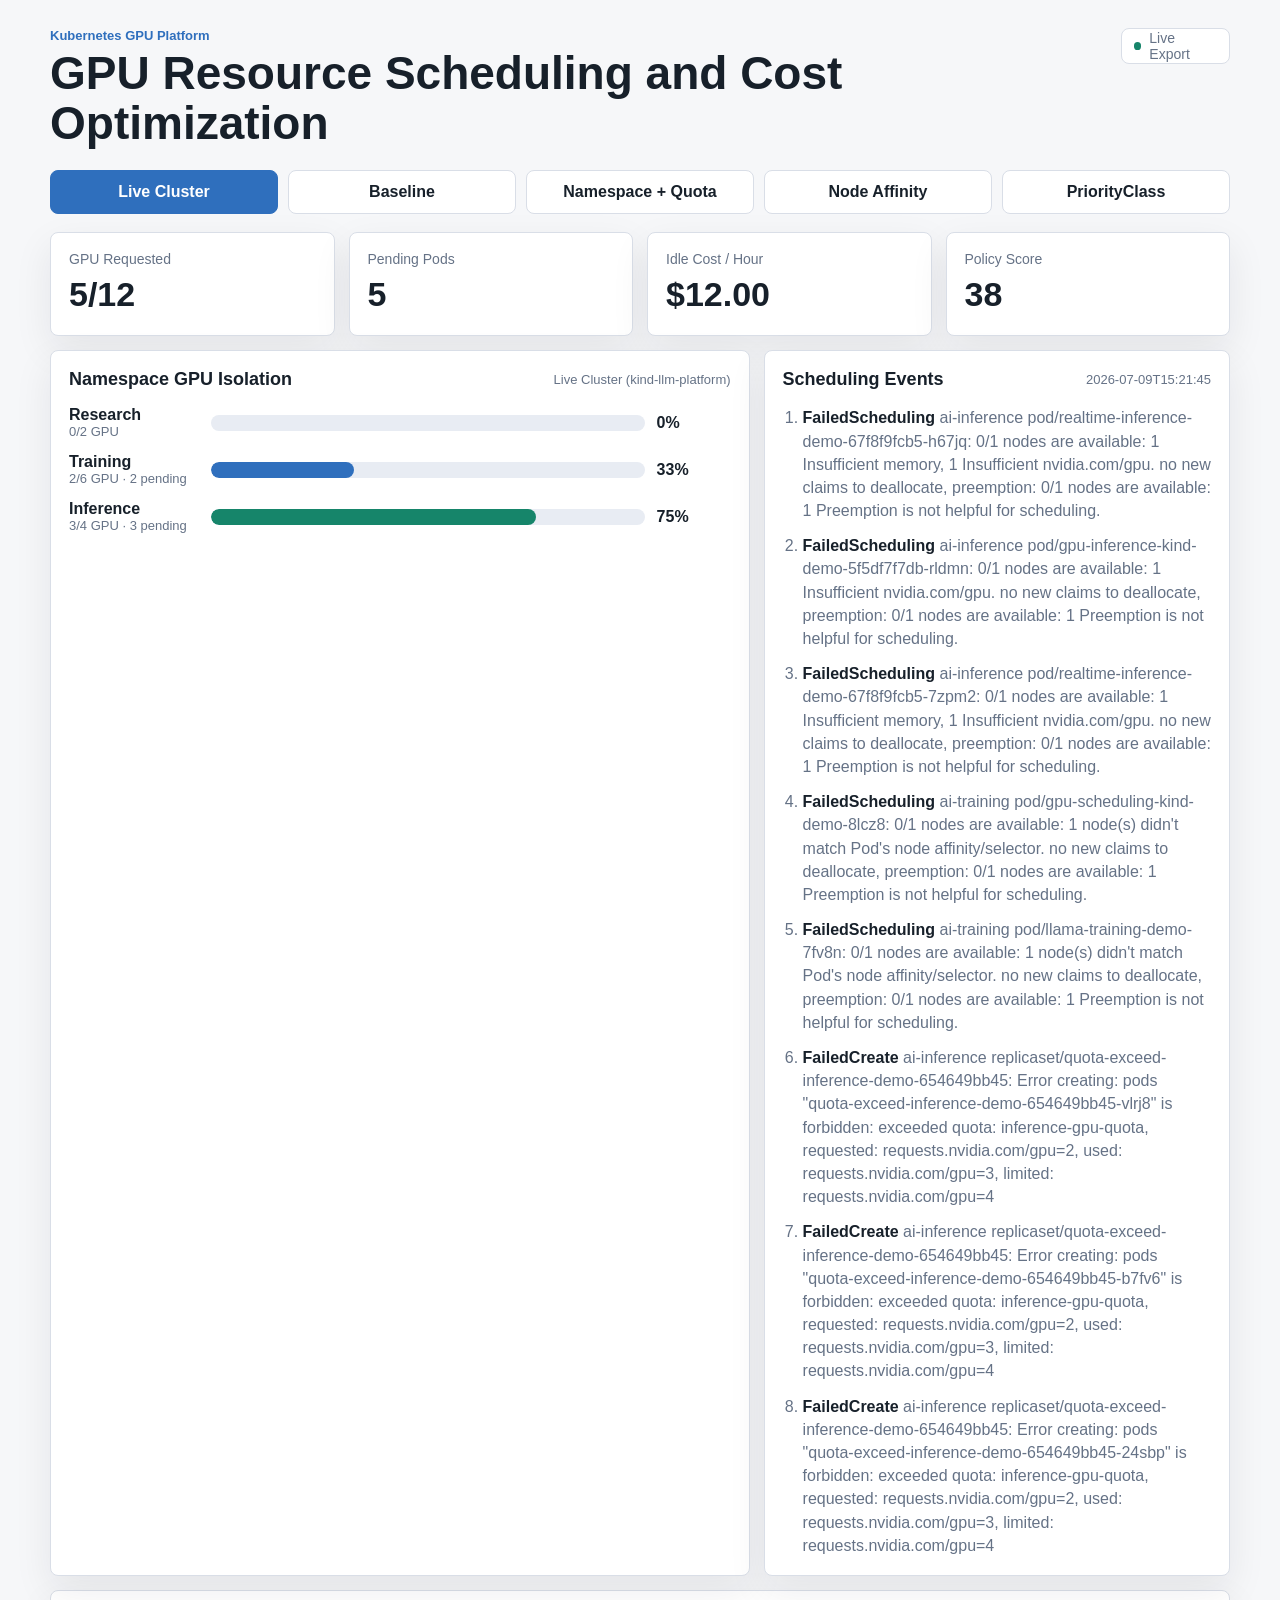
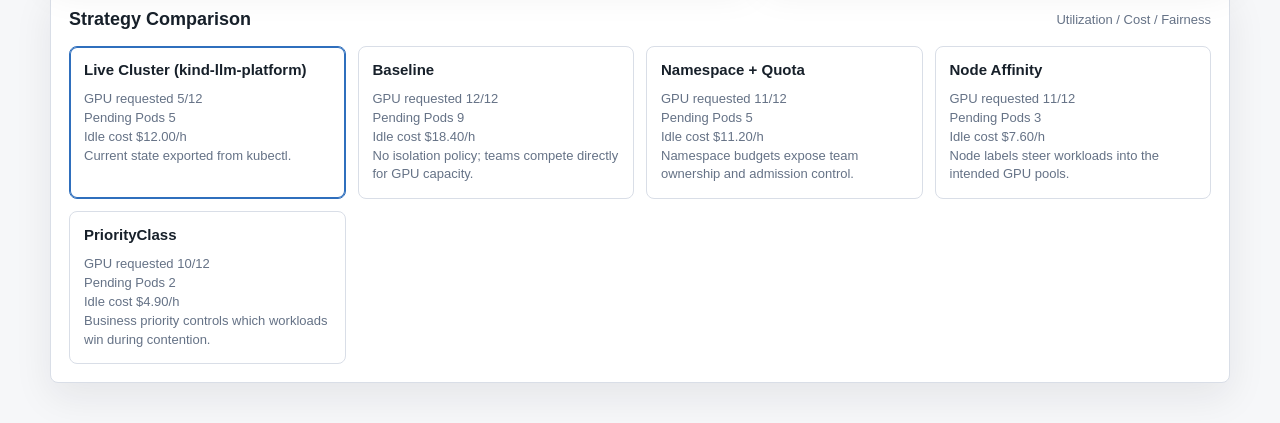
<file: web/index.html>
<!doctype html>
<html lang="en">
  <head>
    <meta charset="utf-8">
    <meta name="viewport" content="width=device-width, initial-scale=1">
    <title>GPU Resource Scheduling and Cost Optimization</title>
    <link rel="stylesheet" href="./styles.css">
  </head>
  <body>
    <main class="shell">
      <header class="topbar">
        <div>
          <p class="eyebrow">Kubernetes GPU Platform</p>
          <h1>GPU Resource Scheduling and Cost Optimization</h1>
        </div>
        <div class="status">
          <span class="dot"></span>
          <span id="dataSource">Mock Metrics</span>
        </div>
      </header>

      <section class="controls" aria-label="strategy controls">
        <button class="strategy active" data-strategy="cluster">Live Cluster</button>
        <button class="strategy" data-strategy="baseline">Baseline</button>
        <button class="strategy" data-strategy="quota">Namespace + Quota</button>
        <button class="strategy" data-strategy="affinity">Node Affinity</button>
        <button class="strategy" data-strategy="priority">PriorityClass</button>
      </section>

      <section class="metrics" aria-label="summary metrics">
        <article>
          <span>GPU Requested</span>
          <strong id="utilization">0/0</strong>
        </article>
        <article>
          <span>Pending Pods</span>
          <strong id="pending">0</strong>
        </article>
        <article>
          <span>Idle Cost / Hour</span>
          <strong id="idleCost">$0.00</strong>
        </article>
        <article>
          <span>Policy Score</span>
          <strong id="score">0</strong>
        </article>
      </section>

      <section class="layout">
        <div class="panel">
          <div class="panel-head">
            <h2>Namespace GPU Isolation</h2>
            <span id="strategyLabel">Live Cluster</span>
          </div>
          <div id="teamRows" class="team-rows"></div>
        </div>

        <div class="panel">
          <div class="panel-head">
            <h2>Scheduling Events</h2>
            <span id="eventWindow">Recent</span>
          </div>
          <ol id="events" class="events"></ol>
        </div>
      </section>

      <section class="panel">
        <div class="panel-head">
          <h2>Strategy Comparison</h2>
          <span>Utilization / Cost / Fairness</span>
        </div>
        <div id="comparison" class="comparison"></div>
      </section>
    </main>

    <script src="./data/cluster-status.js"></script>
    <script src="./app.js"></script>
  </body>
</html>
</file>
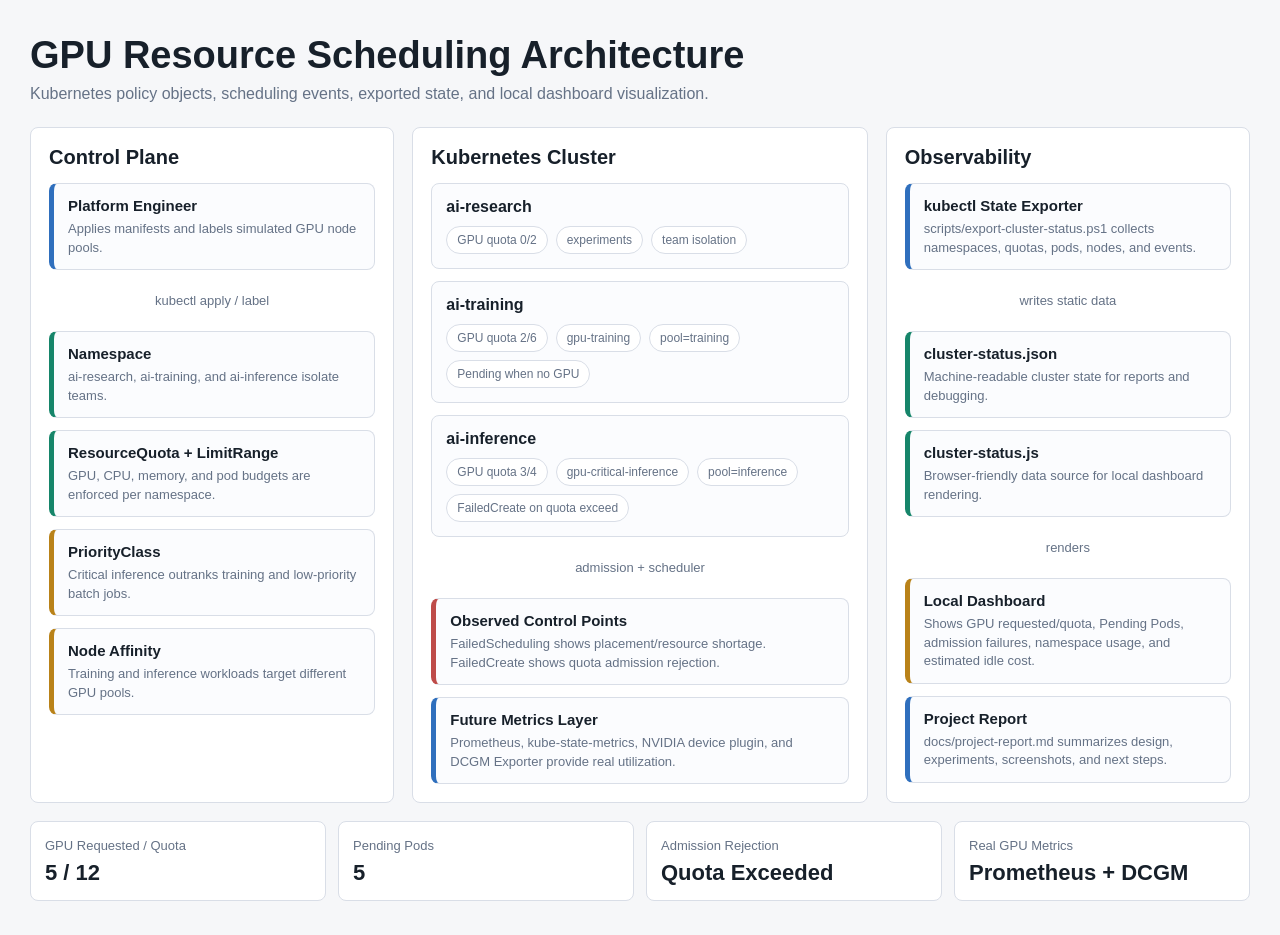
<file: docs/report-assets/architecture.html>
<!doctype html>
<html lang="en">
  <head>
    <meta charset="utf-8">
    <meta name="viewport" content="width=device-width, initial-scale=1">
    <title>GPU Scheduler Architecture</title>
    <style>
      :root {
        --bg: #f6f7f9;
        --panel: #ffffff;
        --ink: #17202a;
        --muted: #657286;
        --line: #d9dee7;
        --blue: #2f6fbd;
        --green: #16856a;
        --amber: #b98219;
        --red: #be4b49;
      }
      * { box-sizing: border-box; }
      body { margin: 0; background: var(--bg); color: var(--ink); font-family: "Segoe UI", Arial, sans-serif; }
      main { width: 1220px; margin: 0 auto; padding: 34px 0; }
      h1 { margin: 0 0 8px; font-size: 38px; letter-spacing: 0; }
      .subtitle { margin: 0 0 24px; color: var(--muted); font-size: 16px; }
      .diagram { display: grid; grid-template-columns: 1fr 1.25fr 1fr; gap: 18px; align-items: stretch; }
      .lane { background: var(--panel); border: 1px solid var(--line); border-radius: 8px; padding: 18px; min-height: 660px; }
      .lane h2 { margin: 0 0 14px; font-size: 20px; }
      .stack, .cluster { display: grid; gap: 12px; }
      .box { border: 1px solid var(--line); border-left: 5px solid var(--blue); border-radius: 8px; padding: 13px 14px; background: #fbfcfe; }
      .box strong { display: block; font-size: 15px; margin-bottom: 5px; }
      .box span { color: var(--muted); font-size: 13px; line-height: 1.35; }
      .green { border-left-color: var(--green); }
      .amber { border-left-color: var(--amber); }
      .red { border-left-color: var(--red); }
      .namespace { border: 1px solid var(--line); border-radius: 8px; padding: 14px; background: #fbfcfe; }
      .namespace h3 { margin: 0 0 10px; font-size: 16px; }
      .chips { display: flex; flex-wrap: wrap; gap: 8px; }
      .chip { border: 1px solid var(--line); border-radius: 999px; padding: 6px 10px; font-size: 12px; color: var(--muted); background: #ffffff; }
      .arrow { text-align: center; color: var(--muted); font-size: 13px; margin: 11px 0; }
      .footer { display: grid; grid-template-columns: repeat(4, 1fr); gap: 12px; margin-top: 18px; }
      .metric { background: var(--panel); border: 1px solid var(--line); border-radius: 8px; padding: 14px; }
      .metric span { color: var(--muted); font-size: 13px; }
      .metric strong { display: block; margin-top: 6px; font-size: 22px; }
    </style>
  </head>
  <body>
    <main>
      <h1>GPU Resource Scheduling Architecture</h1>
      <p class="subtitle">Kubernetes policy objects, scheduling events, exported state, and local dashboard visualization.</p>
      <section class="diagram">
        <div class="lane">
          <h2>Control Plane</h2>
          <div class="stack">
            <div class="box"><strong>Platform Engineer</strong><span>Applies manifests and labels simulated GPU node pools.</span></div>
            <div class="arrow">kubectl apply / label</div>
            <div class="box green"><strong>Namespace</strong><span>ai-research, ai-training, and ai-inference isolate teams.</span></div>
            <div class="box green"><strong>ResourceQuota + LimitRange</strong><span>GPU, CPU, memory, and pod budgets are enforced per namespace.</span></div>
            <div class="box amber"><strong>PriorityClass</strong><span>Critical inference outranks training and low-priority batch jobs.</span></div>
            <div class="box amber"><strong>Node Affinity</strong><span>Training and inference workloads target different GPU pools.</span></div>
          </div>
        </div>
        <div class="lane">
          <h2>Kubernetes Cluster</h2>
          <div class="cluster">
            <div class="namespace"><h3>ai-research</h3><div class="chips"><span class="chip">GPU quota 0/2</span><span class="chip">experiments</span><span class="chip">team isolation</span></div></div>
            <div class="namespace"><h3>ai-training</h3><div class="chips"><span class="chip">GPU quota 2/6</span><span class="chip">gpu-training</span><span class="chip">pool=training</span><span class="chip">Pending when no GPU</span></div></div>
            <div class="namespace"><h3>ai-inference</h3><div class="chips"><span class="chip">GPU quota 3/4</span><span class="chip">gpu-critical-inference</span><span class="chip">pool=inference</span><span class="chip">FailedCreate on quota exceed</span></div></div>
            <div class="arrow">admission + scheduler</div>
            <div class="box red"><strong>Observed Control Points</strong><span>FailedScheduling shows placement/resource shortage. FailedCreate shows quota admission rejection.</span></div>
            <div class="box"><strong>Future Metrics Layer</strong><span>Prometheus, kube-state-metrics, NVIDIA device plugin, and DCGM Exporter provide real utilization.</span></div>
          </div>
        </div>
        <div class="lane">
          <h2>Observability</h2>
          <div class="stack">
            <div class="box"><strong>kubectl State Exporter</strong><span>scripts/export-cluster-status.ps1 collects namespaces, quotas, pods, nodes, and events.</span></div>
            <div class="arrow">writes static data</div>
            <div class="box green"><strong>cluster-status.json</strong><span>Machine-readable cluster state for reports and debugging.</span></div>
            <div class="box green"><strong>cluster-status.js</strong><span>Browser-friendly data source for local dashboard rendering.</span></div>
            <div class="arrow">renders</div>
            <div class="box amber"><strong>Local Dashboard</strong><span>Shows GPU requested/quota, Pending Pods, admission failures, namespace usage, and estimated idle cost.</span></div>
            <div class="box"><strong>Project Report</strong><span>docs/project-report.md summarizes design, experiments, screenshots, and next steps.</span></div>
          </div>
        </div>
      </section>
      <section class="footer">
        <div class="metric"><span>GPU Requested / Quota</span><strong>5 / 12</strong></div>
        <div class="metric"><span>Pending Pods</span><strong>5</strong></div>
        <div class="metric"><span>Admission Rejection</span><strong>Quota Exceeded</strong></div>
        <div class="metric"><span>Real GPU Metrics</span><strong>Prometheus + DCGM</strong></div>
      </section>
    </main>
  </body>
</html>
</file>
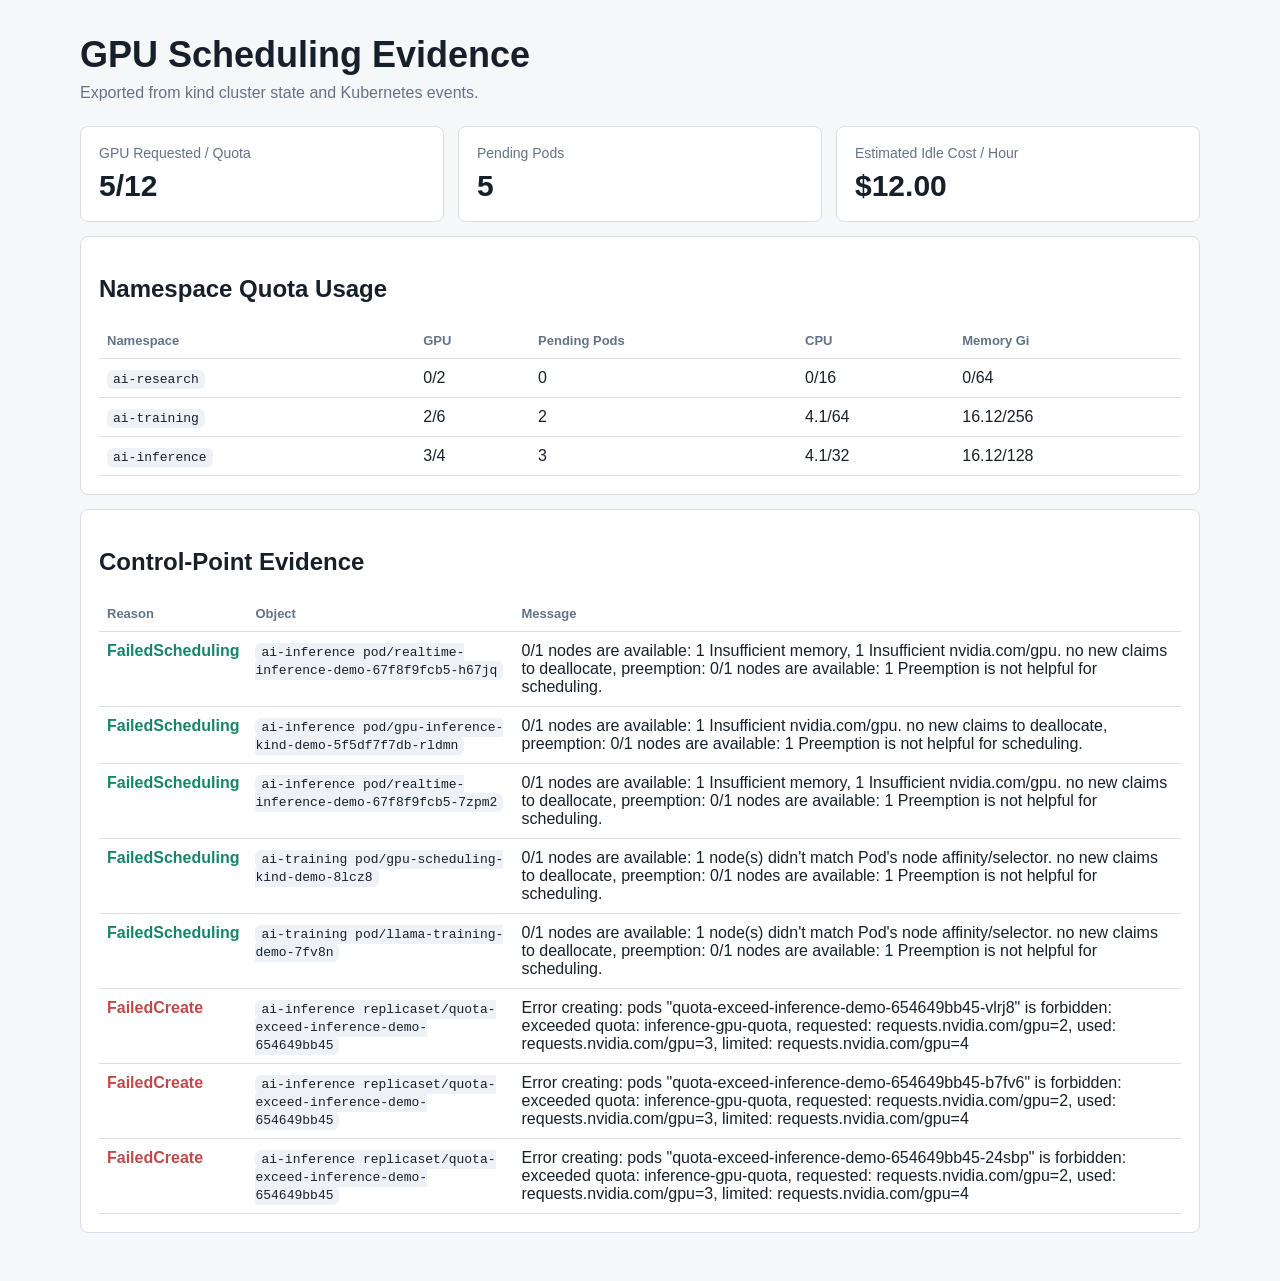
<file: docs/report-assets/evidence.html>
<!doctype html>
<html lang="en">
  <head>
    <meta charset="utf-8">
    <meta name="viewport" content="width=device-width, initial-scale=1">
    <title>GPU Scheduling Evidence</title>
    <style>
      :root {
        --bg: #f6f7f9;
        --panel: #ffffff;
        --ink: #17202a;
        --muted: #657286;
        --line: #d9dee7;
        --blue: #2f6fbd;
        --red: #be4b49;
        --green: #16856a;
      }

      * {
        box-sizing: border-box;
      }

      body {
        margin: 0;
        background: var(--bg);
        color: var(--ink);
        font-family: "Segoe UI", Arial, sans-serif;
      }

      main {
        width: min(1120px, calc(100% - 48px));
        margin: 0 auto;
        padding: 34px 0;
      }

      h1 {
        margin: 0 0 8px;
        font-size: 36px;
        letter-spacing: 0;
      }

      .subtitle {
        margin: 0 0 24px;
        color: var(--muted);
      }

      .grid {
        display: grid;
        grid-template-columns: repeat(3, minmax(0, 1fr));
        gap: 14px;
        margin-bottom: 14px;
      }

      .card {
        background: var(--panel);
        border: 1px solid var(--line);
        border-radius: 8px;
        padding: 18px;
      }

      .card span {
        display: block;
        color: var(--muted);
        font-size: 14px;
        margin-bottom: 8px;
      }

      .card strong {
        display: block;
        font-size: 30px;
      }

      .wide {
        grid-column: 1 / -1;
      }

      table {
        width: 100%;
        border-collapse: collapse;
      }

      th,
      td {
        text-align: left;
        border-bottom: 1px solid var(--line);
        padding: 10px 8px;
        vertical-align: top;
      }

      th {
        color: var(--muted);
        font-size: 13px;
      }

      code {
        background: #eef2f7;
        border-radius: 6px;
        padding: 2px 6px;
      }

      .bad {
        color: var(--red);
        font-weight: 700;
      }

      .ok {
        color: var(--green);
        font-weight: 700;
      }
    </style>
  </head>
  <body>
    <main>
      <h1>GPU Scheduling Evidence</h1>
      <p class="subtitle">Exported from kind cluster state and Kubernetes events.</p>

      <section class="grid">
        <article class="card">
          <span>GPU Requested / Quota</span>
          <strong id="gpu">-</strong>
        </article>
        <article class="card">
          <span>Pending Pods</span>
          <strong id="pending">-</strong>
        </article>
        <article class="card">
          <span>Estimated Idle Cost / Hour</span>
          <strong id="cost">-</strong>
        </article>
      </section>

      <section class="grid">
        <article class="card wide">
          <h2>Namespace Quota Usage</h2>
          <table>
            <thead>
              <tr>
                <th>Namespace</th>
                <th>GPU</th>
                <th>Pending Pods</th>
                <th>CPU</th>
                <th>Memory Gi</th>
              </tr>
            </thead>
            <tbody id="teams"></tbody>
          </table>
        </article>

        <article class="card wide">
          <h2>Control-Point Evidence</h2>
          <table>
            <thead>
              <tr>
                <th>Reason</th>
                <th>Object</th>
                <th>Message</th>
              </tr>
            </thead>
            <tbody id="events"></tbody>
          </table>
        </article>
      </section>
    </main>

    <script src="../../web/data/cluster-status.js"></script>
    <script>
      const status = window.CLUSTER_STATUS;
      document.querySelector("#gpu").textContent = `${status.summary.gpuRequested}/${status.summary.gpuQuota}`;
      document.querySelector("#pending").textContent = status.summary.pendingPods;
      document.querySelector("#cost").textContent = `$${status.summary.estimatedIdleCostPerHour.toFixed(2)}`;

      document.querySelector("#teams").innerHTML = status.teams.map((team) => `
        <tr>
          <td><code>${team.namespace}</code></td>
          <td>${team.gpuRequested}/${team.gpuQuota}</td>
          <td>${team.pendingPods}</td>
          <td>${team.cpuRequested}/${team.cpuQuota}</td>
          <td>${team.memoryRequestedGi}/${team.memoryQuotaGi}</td>
        </tr>
      `).join("");

      document.querySelector("#events").innerHTML = status.events.slice(0, 8).map((event) => `
        <tr>
          <td class="${event.reason === "FailedCreate" ? "bad" : "ok"}">${event.reason}</td>
          <td><code>${event.namespace} ${event.object}</code></td>
          <td>${event.message}</td>
        </tr>
      `).join("");
    </script>
  </body>
</html>
</file>
<file: web/styles.css>
:root {
  color-scheme: light;
  --bg: #f6f7f9;
  --panel: #ffffff;
  --ink: #17202a;
  --muted: #657286;
  --line: #d9dee7;
  --green: #16856a;
  --blue: #2f6fbd;
  --red: #be4b49;
  --amber: #b98219;
  --shadow: 0 14px 38px rgba(22, 31, 44, 0.08);
}

* {
  box-sizing: border-box;
}

body {
  margin: 0;
  font-family: Inter, "Segoe UI", Arial, sans-serif;
  background: var(--bg);
  color: var(--ink);
}

.shell {
  width: min(1180px, calc(100% - 32px));
  margin: 0 auto;
  padding: 28px 0 40px;
}

.topbar {
  display: flex;
  justify-content: space-between;
  gap: 20px;
  align-items: flex-start;
  margin-bottom: 22px;
}

.eyebrow {
  margin: 0 0 6px;
  color: var(--blue);
  font-weight: 700;
  font-size: 13px;
}

h1,
h2 {
  margin: 0;
  letter-spacing: 0;
}

h1 {
  font-size: clamp(28px, 4vw, 46px);
  line-height: 1.08;
}

h2 {
  font-size: 18px;
}

.status {
  display: inline-flex;
  align-items: center;
  gap: 8px;
  min-height: 36px;
  padding: 0 12px;
  border: 1px solid var(--line);
  border-radius: 8px;
  background: var(--panel);
  color: var(--muted);
  font-size: 14px;
}

.dot {
  width: 8px;
  height: 8px;
  border-radius: 50%;
  background: var(--green);
}

.controls {
  display: grid;
  grid-template-columns: repeat(5, minmax(0, 1fr));
  gap: 10px;
  margin-bottom: 18px;
}

button {
  border: 1px solid var(--line);
  border-radius: 8px;
  background: var(--panel);
  color: var(--ink);
  min-height: 44px;
  padding: 0 14px;
  font: inherit;
  font-weight: 700;
  cursor: pointer;
}

button.active {
  color: #ffffff;
  background: var(--blue);
  border-color: var(--blue);
}

.metrics {
  display: grid;
  grid-template-columns: repeat(4, minmax(0, 1fr));
  gap: 14px;
  margin-bottom: 14px;
}

.metrics article,
.panel {
  background: var(--panel);
  border: 1px solid var(--line);
  border-radius: 8px;
  box-shadow: var(--shadow);
}

.metrics article {
  padding: 18px;
  min-height: 104px;
}

.metrics span {
  display: block;
  color: var(--muted);
  font-size: 14px;
  margin-bottom: 10px;
}

.metrics strong {
  font-size: 34px;
  line-height: 1;
}

.layout {
  display: grid;
  grid-template-columns: 1.35fr 0.9fr;
  gap: 14px;
  margin-bottom: 14px;
}

.panel {
  padding: 18px;
}

.panel-head {
  display: flex;
  justify-content: space-between;
  gap: 16px;
  align-items: center;
  margin-bottom: 16px;
}

.panel-head span {
  color: var(--muted);
  font-size: 13px;
  white-space: nowrap;
}

.team-rows {
  display: grid;
  gap: 14px;
}

.team {
  display: grid;
  grid-template-columns: 130px 1fr 74px;
  gap: 12px;
  align-items: center;
}

.team-name {
  font-weight: 800;
}

.team-meta {
  color: var(--muted);
  font-size: 13px;
}

.bar {
  height: 16px;
  border-radius: 999px;
  background: #e8ecf3;
  overflow: hidden;
}

.fill {
  height: 100%;
  border-radius: inherit;
}

.events {
  margin: 0;
  padding-left: 20px;
  display: grid;
  gap: 12px;
}

.events li {
  color: var(--muted);
  line-height: 1.45;
}

.events strong {
  color: var(--ink);
}

.comparison {
  display: grid;
  grid-template-columns: repeat(4, minmax(0, 1fr));
  gap: 12px;
}

.strategy-card {
  border: 1px solid var(--line);
  border-radius: 8px;
  padding: 14px;
  min-height: 142px;
}

.strategy-card.active {
  border-color: var(--blue);
  box-shadow: inset 0 0 0 1px var(--blue);
}

.strategy-card h3 {
  margin: 0 0 12px;
  font-size: 15px;
}

.strategy-card p {
  margin: 0;
  color: var(--muted);
  font-size: 13px;
  line-height: 1.45;
}

@media (max-width: 820px) {
  .topbar,
  .layout {
    grid-template-columns: 1fr;
    display: grid;
  }

  .controls,
  .metrics,
  .comparison {
    grid-template-columns: 1fr 1fr;
  }

  .team {
    grid-template-columns: 1fr;
    gap: 8px;
  }
}

@media (max-width: 520px) {
  .shell {
    width: min(100% - 20px, 1180px);
    padding-top: 18px;
  }

  .controls,
  .metrics,
  .comparison {
    grid-template-columns: 1fr;
  }
}
</file>
